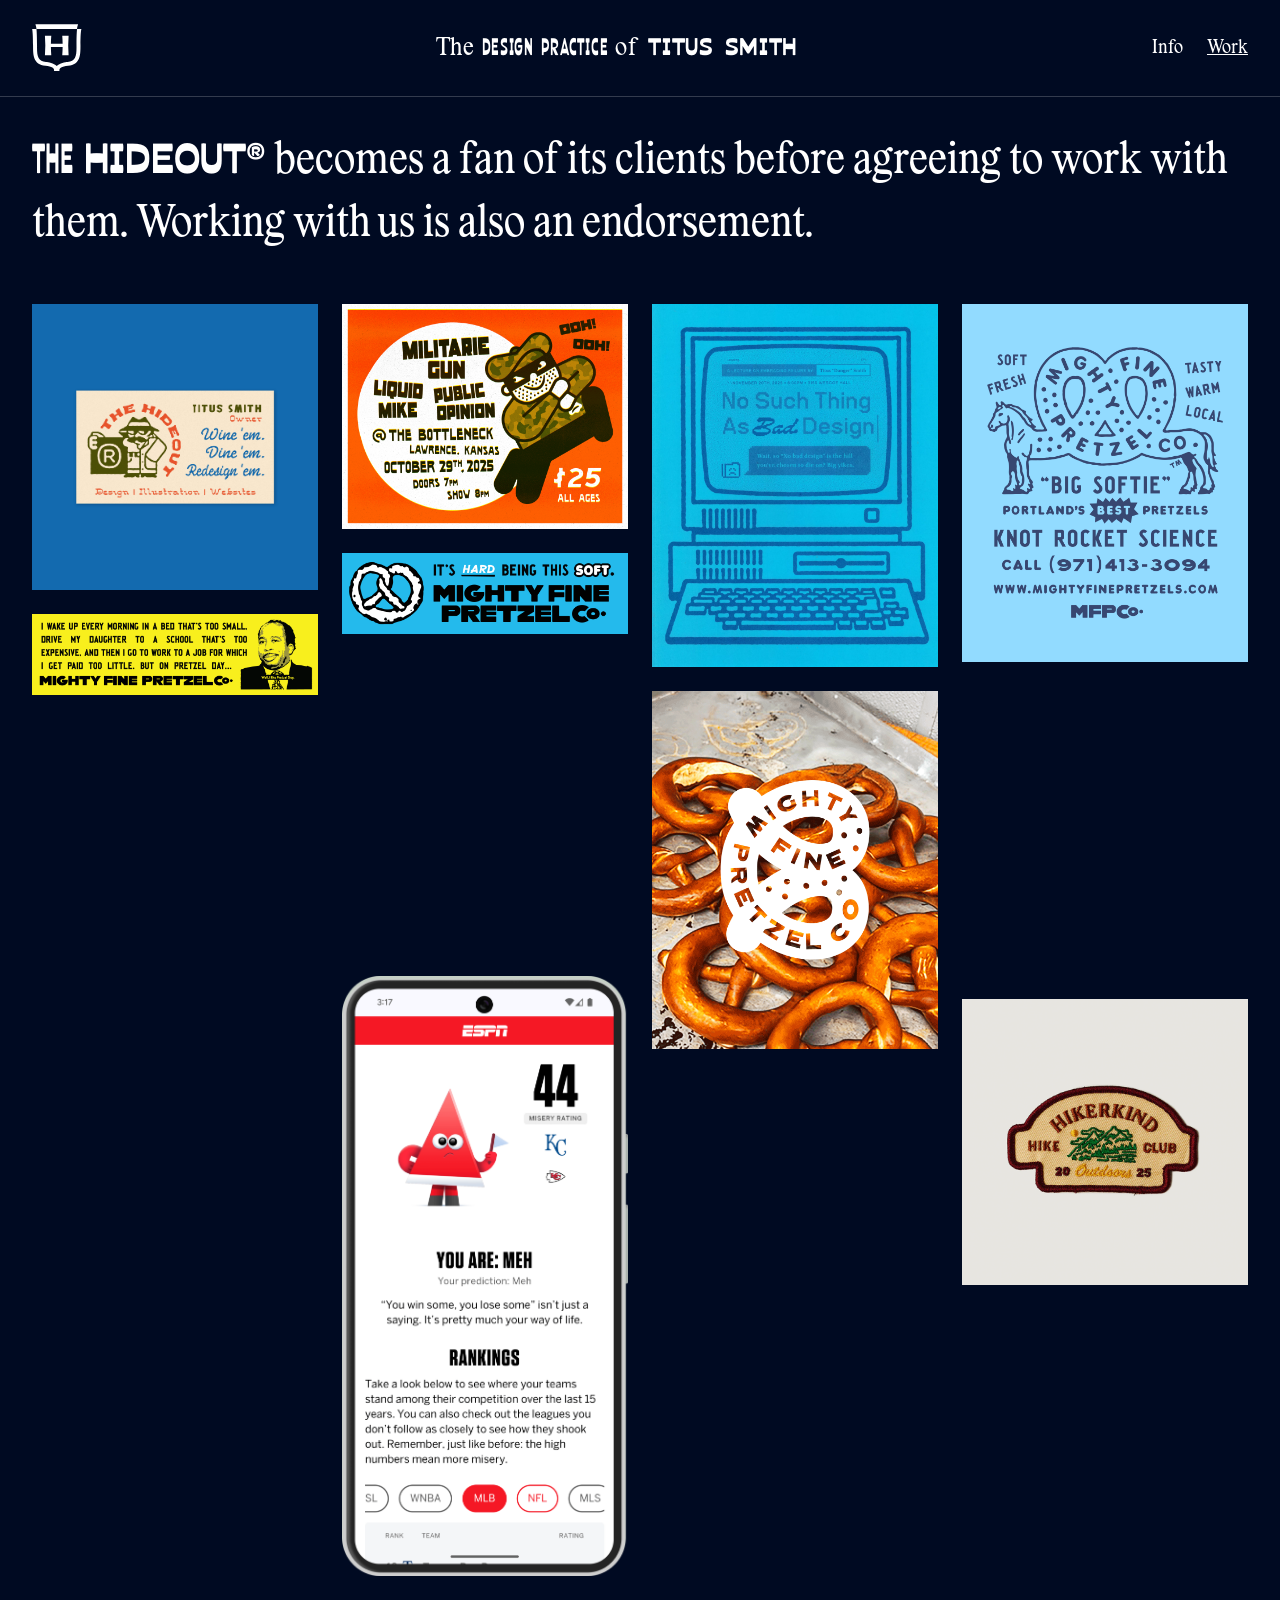
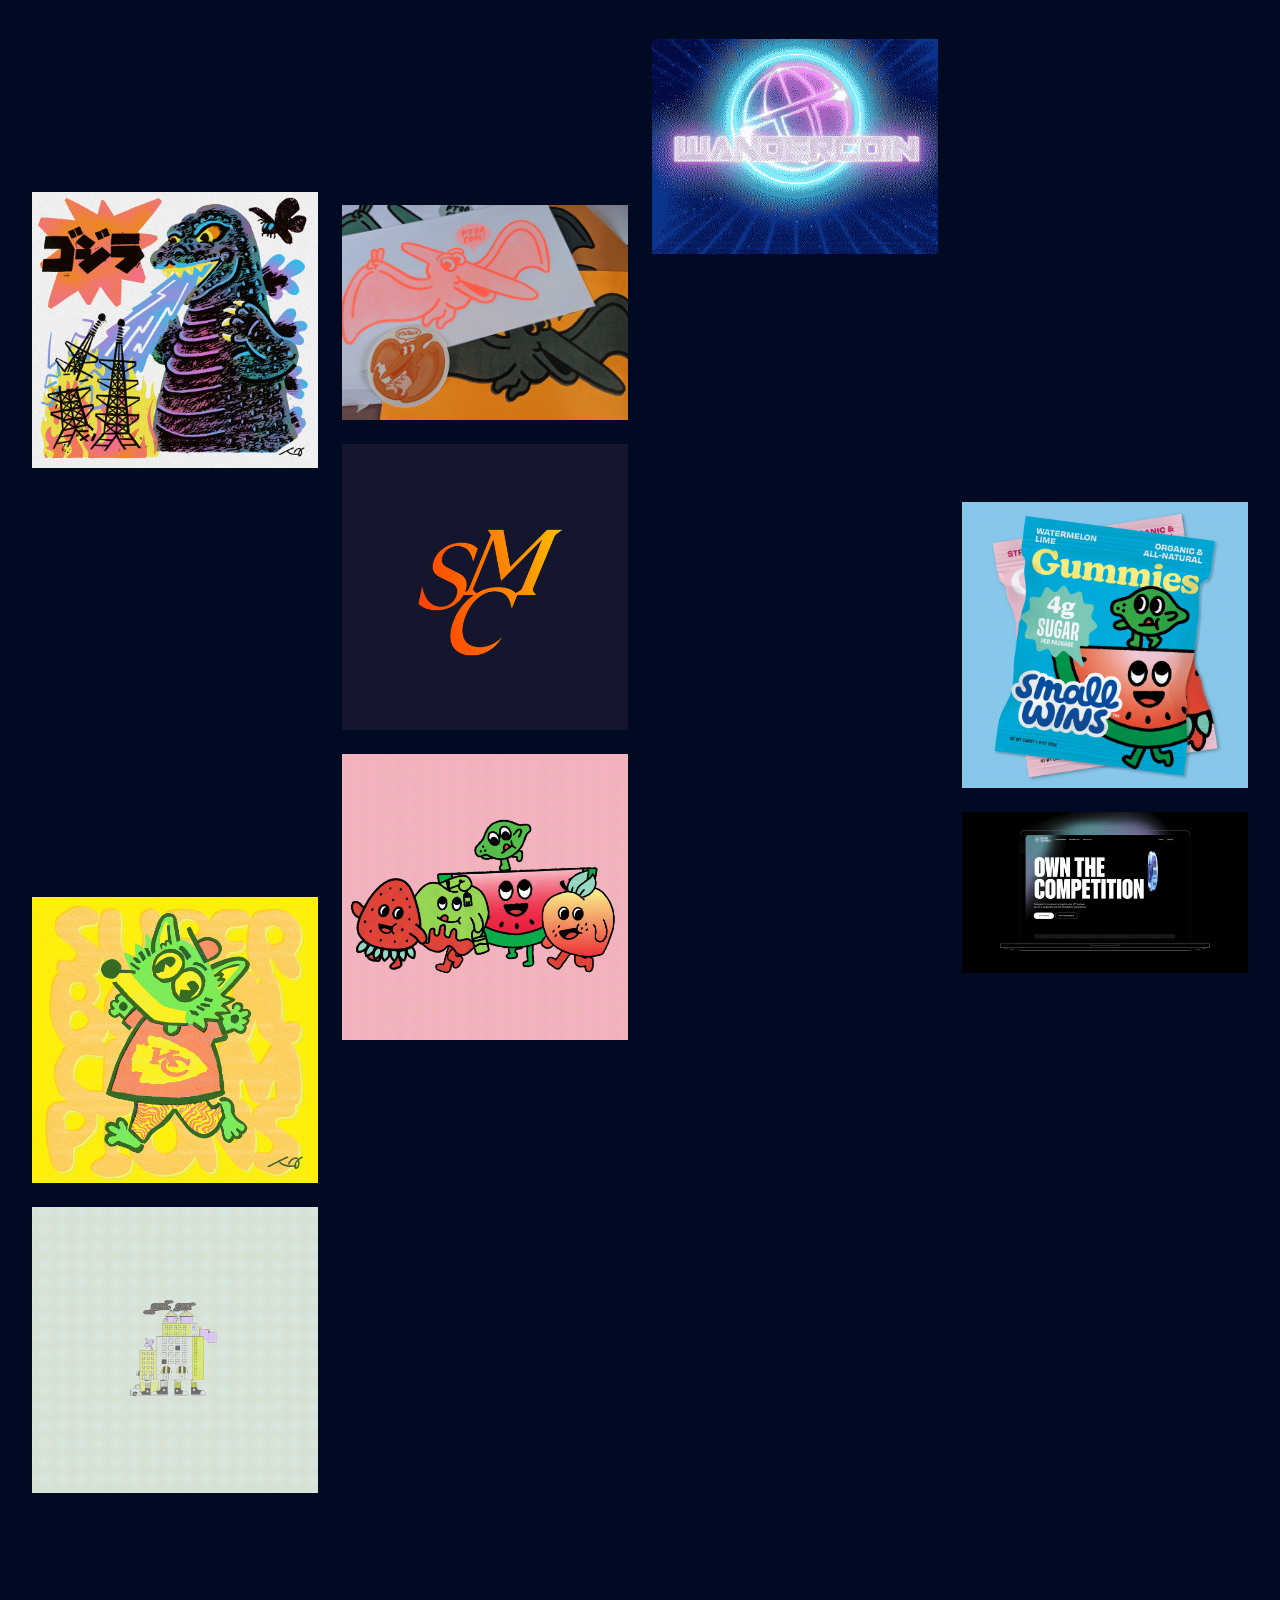
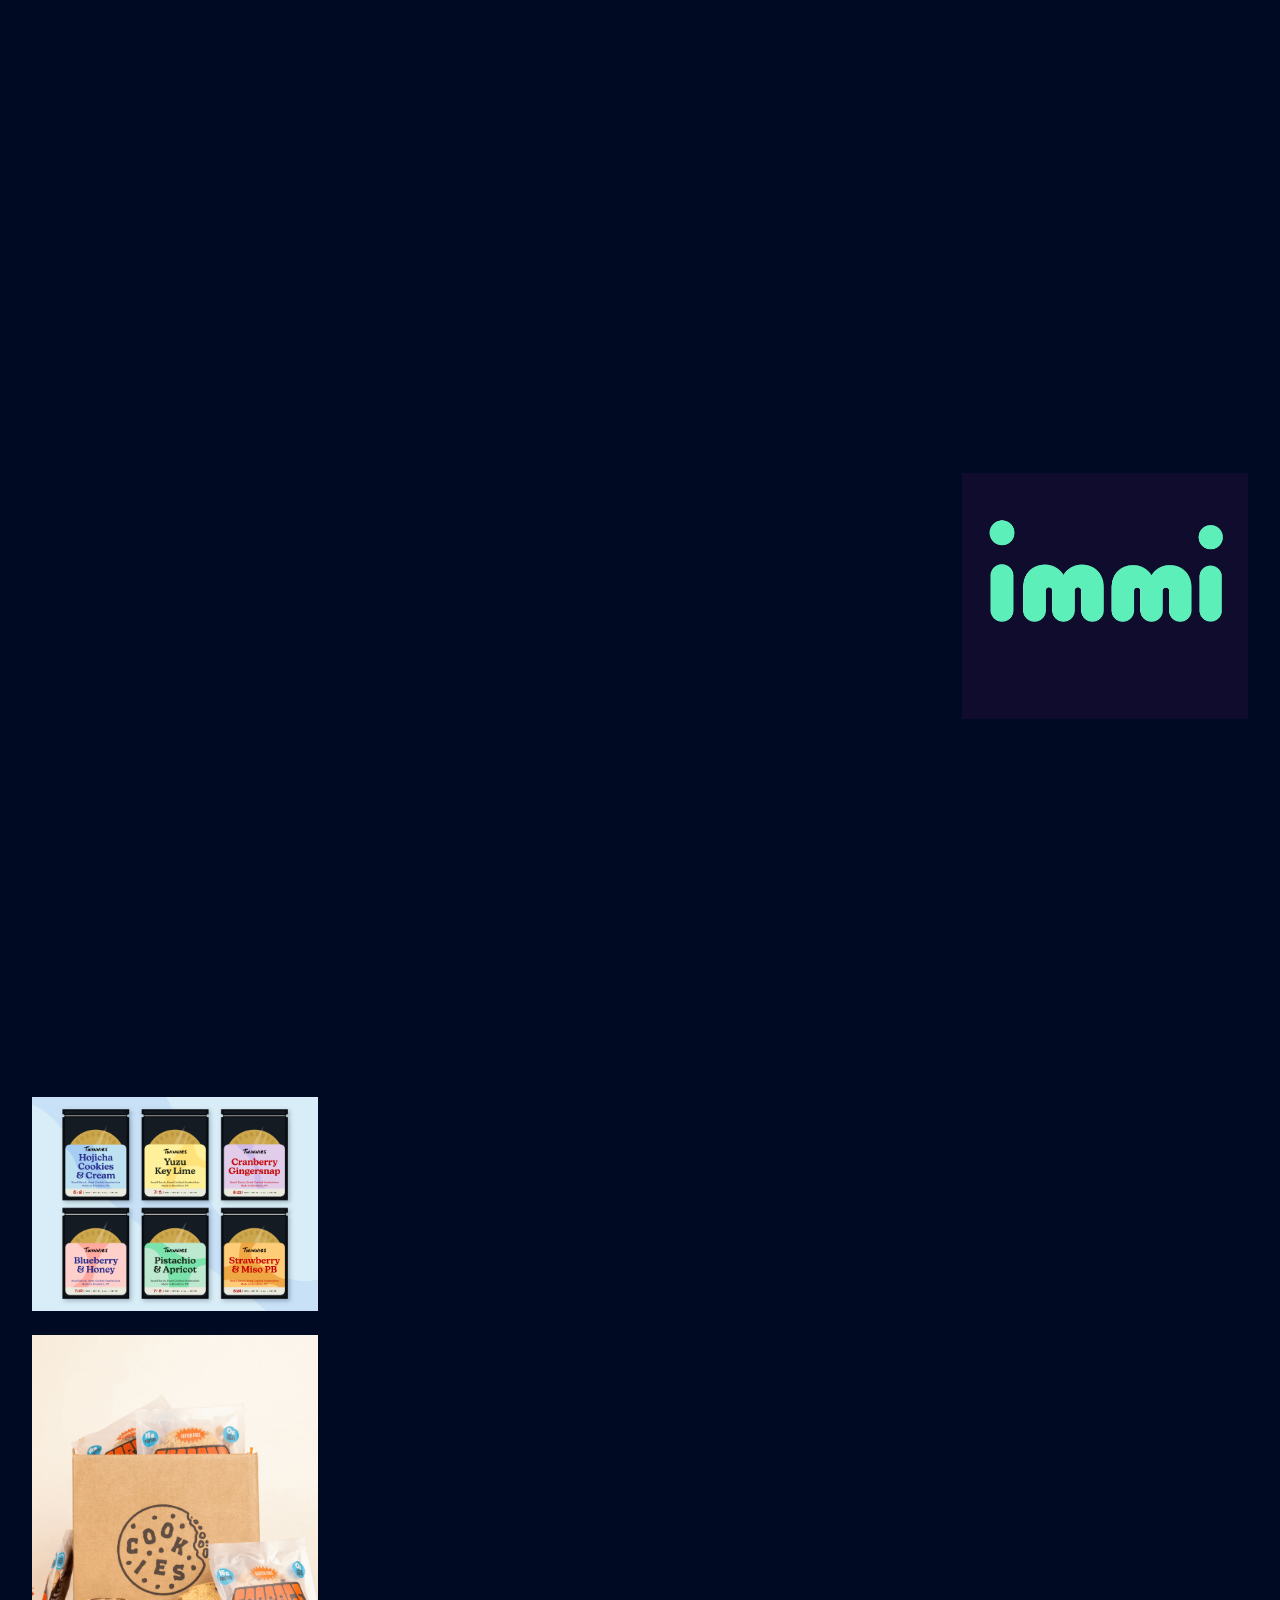
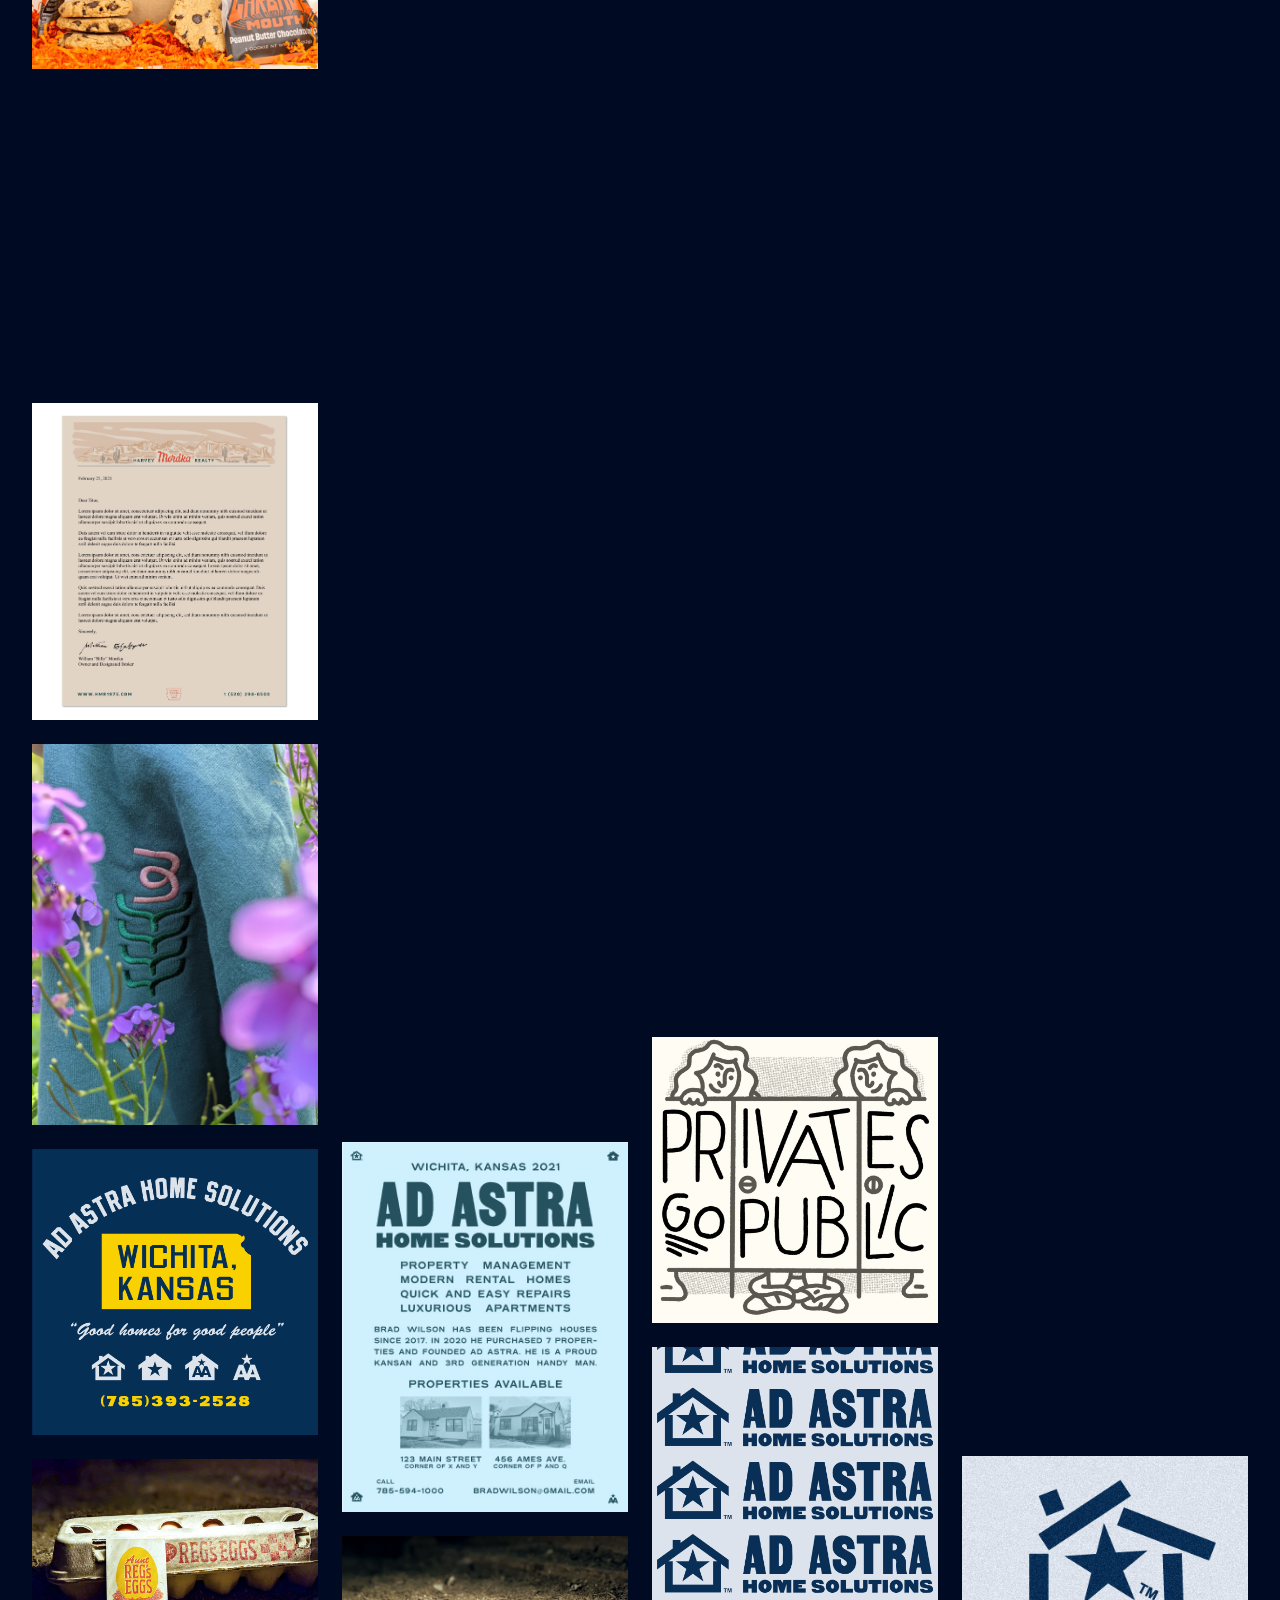
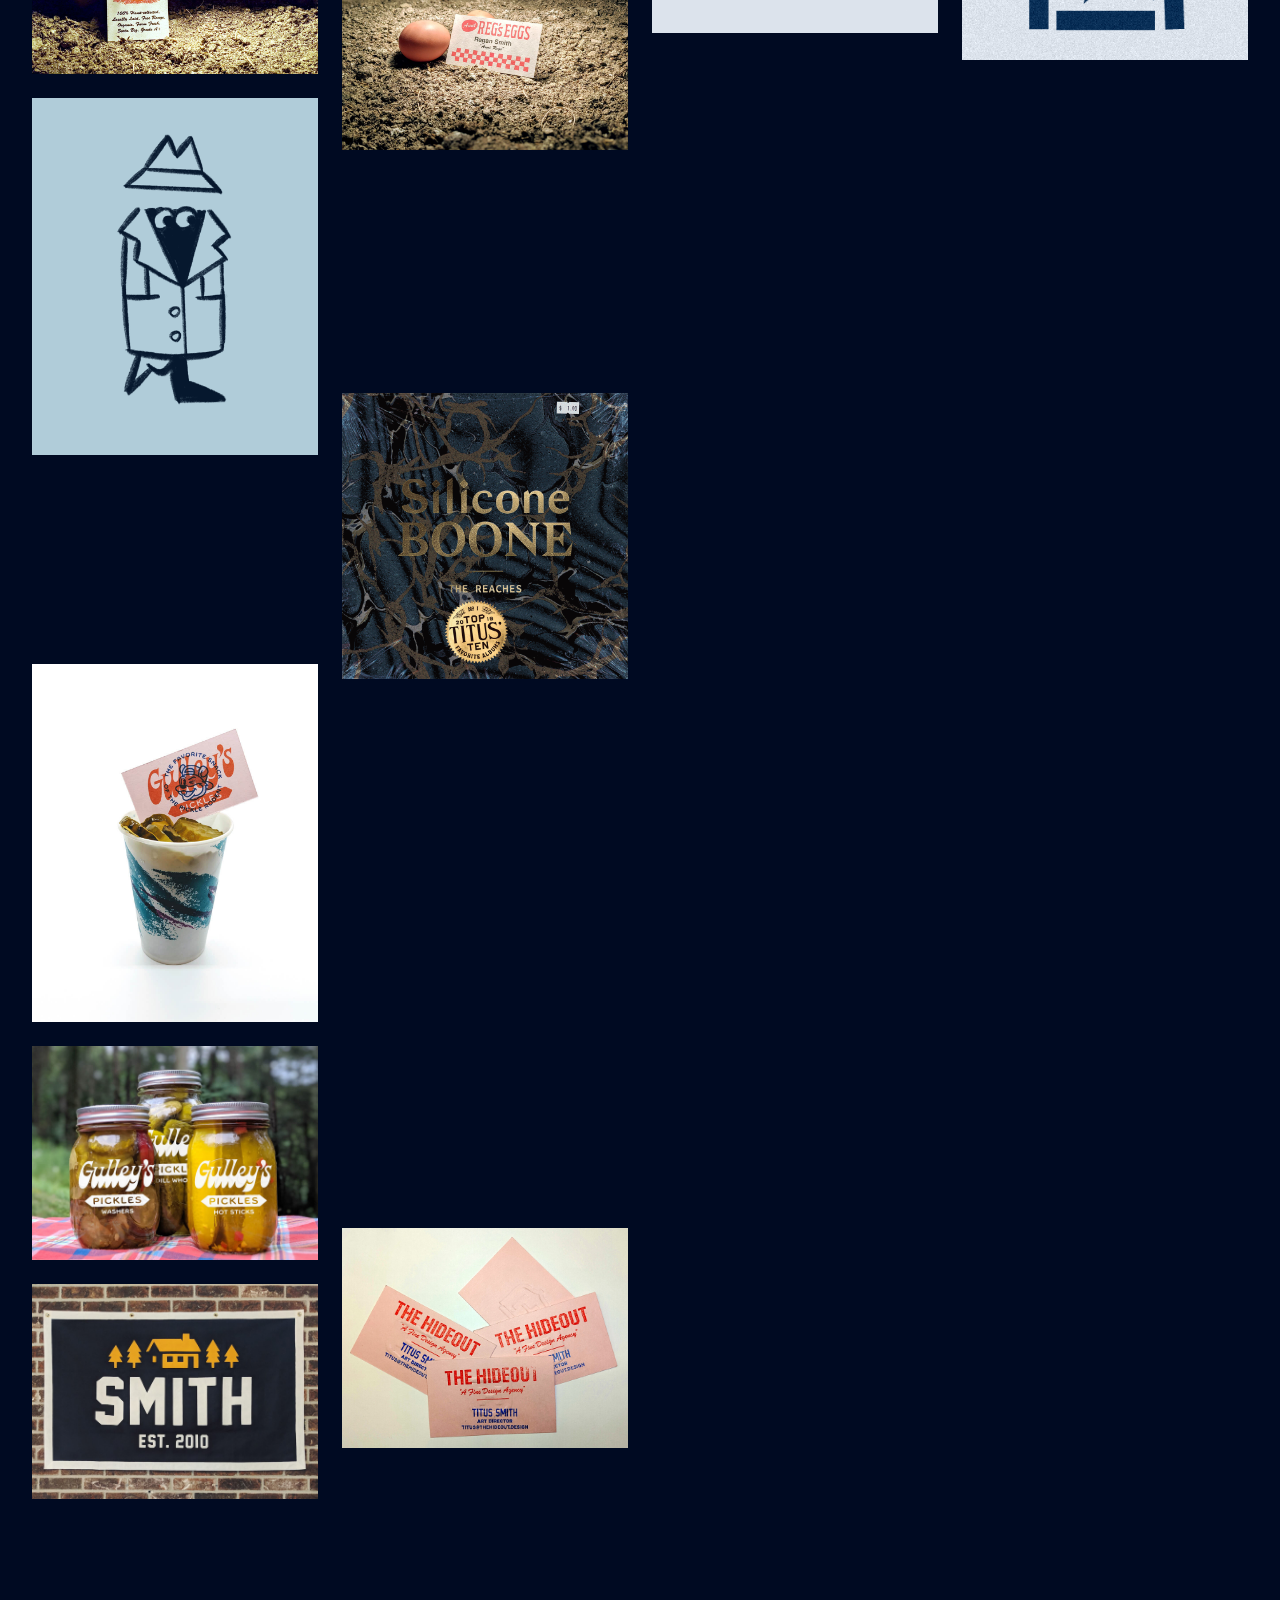
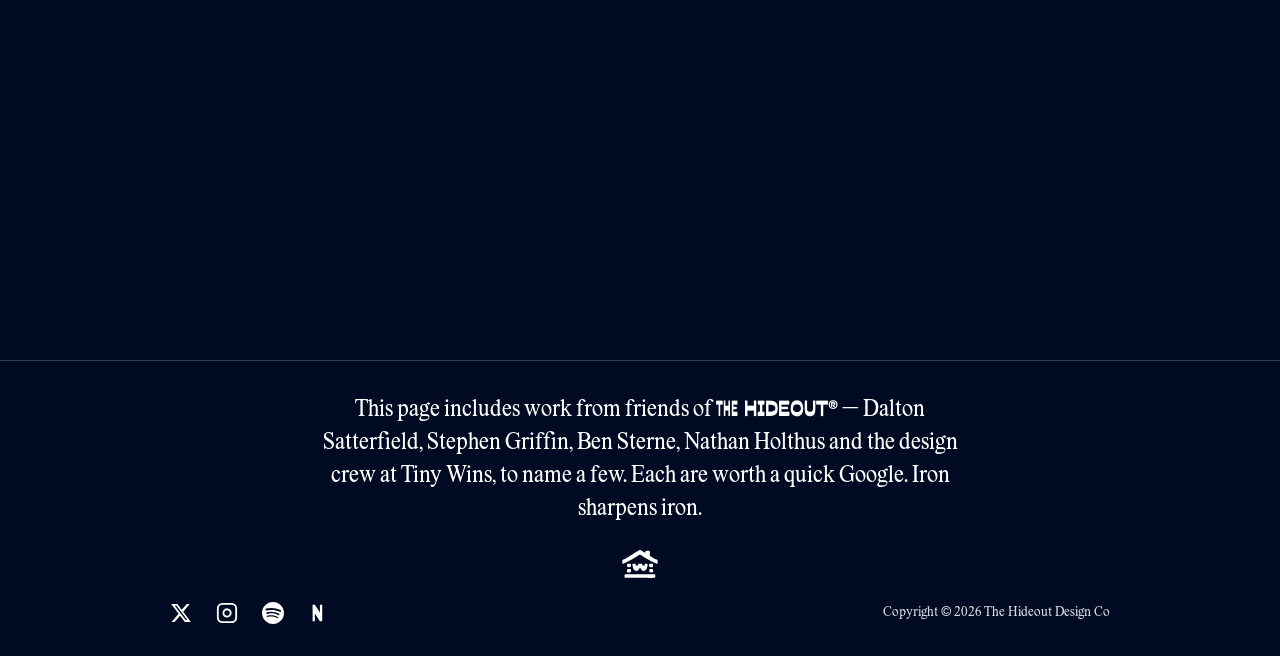
<file: index.html>
<!DOCTYPE html>
<html lang="en">
<head>
  <meta charset="UTF-8">
  <meta name="viewport" content="width=device-width, initial-scale=1.0">
  <title>The Hideout®</title>
  <meta name="description" content="The design practice of Titus Smith. Branding, illustration, copywriting and web design from Vinland, Kansas.">
  <meta property="og:title" content="The Hideout®">
  <meta property="og:description" content="The design practice of Titus Smith. Branding, illustration, copywriting and web design from Vinland, Kansas.">
  <meta property="og:image" content="https://www.thehideout.design/images/social-share.png">
  <meta name="twitter:card" content="summary_large_image">
  <link rel="icon" href="images/hideoutlogo.svg" type="image/svg+xml">
  <link rel="stylesheet" href="css/styles.css">
</head>
<body>
  <header class="header">
    <a href="/" class="logo">
      <img src="images/hideoutlogo.svg" alt="The Hideout®" class="logo-img">
    </a>
    <div class="tagline heading">
      <span class="Lastik">The</span><span class="DoughNarrow"> Design Practice </span><span class="Lastik">of</span><span class="DoughWide"> Titus Smith</span>
    </div>
    <nav class="nav">
      <a href="info.html">Info</a>
      <a href="/" class="active">Work</a>
    </nav>
  </header>

  <main class="main">
    <section class="intro-section">
      <p class="intro-text" id="random-intro"></p>
    </section>

    <div class="grid" id="work-grid"></div>
  </main>

  <footer class="footer footer--with-note">
    <div class="footer-inner">
      <p class="friends-note">This page includes work from friends of <span class="DoughNarrow">The </span><span class="DoughWide">Hideout®</span> — Dalton Satterfield, Stephen Griffin, Ben Sterne, Nathan Holthus and the design crew at Tiny Wins, to name a few. Each are worth a quick Google. Iron sharpens iron.</p>
      <a href="/" class="footer-home" aria-label="Home"><img src="images/home-icon.svg" alt="" class="footer-home-icon" aria-hidden="true"></a>
      <div class="footer-bottom">
        <div class="social-links">
          <a href="https://twitter.com/titusmith" aria-label="Twitter"><svg class="social-icon" viewBox="0 0 24 24" fill="currentColor" aria-hidden="true"><path d="M18.244 2.25h3.308l-7.227 8.26 8.502 11.24H16.17l-5.214-6.817L4.99 21.75H1.68l7.73-8.835L1.254 2.25H8.08l4.713 6.231zm-1.161 17.52h1.833L7.084 4.126H5.117z"/></svg></a>
          <a href="https://www.instagram.com/titusmith/" aria-label="Instagram"><svg class="social-icon" viewBox="0 0 24 24" fill="none" stroke="currentColor" stroke-width="2" aria-hidden="true"><rect x="2" y="2" width="20" height="20" rx="5"/><path d="M16 11.37A4 4 0 1 1 12.63 8 4 4 0 0 1 16 11.37z"/><line x1="17.5" y1="6.5" x2="17.51" y2="6.5"/></svg></a>
          <a href="https://open.spotify.com/user/titusmith?si=760db55c629b4c90" aria-label="Spotify"><svg class="social-icon" viewBox="0 0 24 24" fill="currentColor" aria-hidden="true"><path d="M12 0C5.4 0 0 5.4 0 12s5.4 12 12 12 12-5.4 12-12S18.66 0 12 0zm5.521 17.34c-.24.359-.66.48-1.021.24-2.82-1.74-6.36-2.101-10.561-1.141-.418.122-.779-.179-.899-.539-.12-.421.18-.78.54-.9 4.56-1.021 8.52-.6 11.64 1.32.42.18.479.659.301 1.02zm1.44-3.3c-.301.42-.841.6-1.262.3-3.239-1.98-8.159-2.58-11.939-1.38-.479.12-1.02-.12-1.14-.6-.12-.48.12-1.021.6-1.141C9.6 9.9 15 10.561 18.72 12.84c.361.181.54.78.241 1.2zm.12-3.36C15.24 8.4 8.82 8.16 5.16 9.301c-.6.179-1.2-.181-1.38-.721-.18-.601.18-1.2.72-1.381 4.26-1.26 11.28-1.02 15.721 1.621.539.3.719 1.02.419 1.56-.299.421-1.02.599-1.559.3z"/></svg></a>
          <a href="https://www.notion.so/thehideout/2c73b97fd4104148a9ed58f684018c5b?v=39b5c95a32b84f1aac4335f94d0d21bf&pvs=4" aria-label="Notion"><svg class="social-icon social-icon--notion" viewBox="0 0 24 24" fill="currentColor" aria-hidden="true"><path d="M5 3v18h2.5V12.5L13 21h2.5V3H13v8.5L7.5 3H5z"/></svg></a>
        </div>
        <div class="footer-right">
          <p class="copyright">Copyright © 2026 The Hideout Design Co</p>
        </div>
      </div>
    </div>
  </footer>

  <div class="scrollup" id="scroll-up" role="button" tabindex="0" aria-label="Scroll to top" title="Scroll to top">
    <div class="scrollupfinger">☝</div>
  </div>

  <script src="js/main.js"></script>
  <script src="js/lightbox.js"></script>
  <script>
    (function() {
      var blurbs = [
        "The Hideout® is a large man in a tiny office building brands with his friends in the center of the universe, Kansas.",
        "The Hideout® once accepted 12 bars of soap as payment for a logo (ie: we're pretty affordable).",
        "The Hideout® is a guy with late-diagnosed ADHD, which he pretends is a super power like flight or invisibility. Do you read comics? I'm really into one called Saga.",
        "The Hideout® has a huge network of talented designers, so if it doesn't work out between us, you'll still have some pretty solid leads.",
        "The Hideout® is an office in the middle of a hayfield where our founder, Titus, learned to drive stick.",
        "The Hideout® is open year-round, but does most of its work in the summer months when owner, Titus, isn't teaching design at Kansas University.",
        "The Hideout®'s name is a registered trademark. It is not for sale. Unless you have a lot of money. In which case, let's talk.",
        "The Hideout® was founded by a self-taught designer who barely graduated college with a Bachelors in History.",
        "The Hideout® website was built entirely from scratch using Figma and Webflow.",
        "The Hideout® becomes a fan of its clients before agreeing to work with them. Working with us is also an endorsement."
      ];
      var html = blurbs[Math.floor(Math.random() * blurbs.length)]
        .replace(/The Hideout®/g, '<span class="DoughNarrow">The </span><span class="DoughWide">Hideout®</span>');
      document.getElementById('random-intro').innerHTML = html;
    })();
    fetch('work.json')
      .then(r => r.json())
      .then(items => {
        // work.json order is the display order (top of the file shows first)
        const grid = document.getElementById('work-grid');
        const tiles = items.map(item => {
          const div = document.createElement('div');
          div.className = 'grid-item';
          const img = document.createElement('img');
          // Real dimensions reserve each tile's space before the image arrives,
          // so the grid is laid out once and nothing shifts while loading.
          if (item.width && item.height) {
            img.width = item.width;
            img.height = item.height;
          }
          img.alt = item.title;
          img.tabIndex = 0;
          img.loading = 'lazy';
          img.decoding = 'async';
          img.onload = () => div.classList.add('is-loaded');
          img.onerror = () => { div.remove(); };
          img.src = item.image;
          if (img.complete && img.naturalWidth) div.classList.add('is-loaded');
          div.appendChild(img);
          return { div, ratio: item.width && item.height ? item.height / item.width : 1 };
        });

        // Masonry: deal tiles in order, each into the currently shortest column
        // (leftmost on ties), so they read left to right across the top.
        let currentCols = 0;
        function layout() {
          const style = getComputedStyle(grid);
          const cols = Math.max(1, parseInt(style.getPropertyValue('--cols'), 10) || 4);
          if (cols === currentCols) return;
          currentCols = cols;
          const gap = parseFloat(style.columnGap) || 0;
          const colWidth = (grid.clientWidth - gap * (cols - 1)) / cols || 1;
          const columns = [];
          const heights = [];
          for (let i = 0; i < cols; i++) {
            const col = document.createElement('div');
            col.className = 'grid-col';
            columns.push(col);
            heights.push(0);
          }
          tiles.forEach(t => {
            let shortest = 0;
            for (let i = 1; i < cols; i++) if (heights[i] < heights[shortest] - 0.5) shortest = i;
            columns[shortest].appendChild(t.div);
            heights[shortest] += t.ratio * colWidth + gap;
          });
          grid.replaceChildren(...columns);
        }
        layout();
        window.addEventListener('resize', layout);
      })
      .catch(err => console.error('Failed to load work:', err));
  </script>
</body>
</html>
</file>
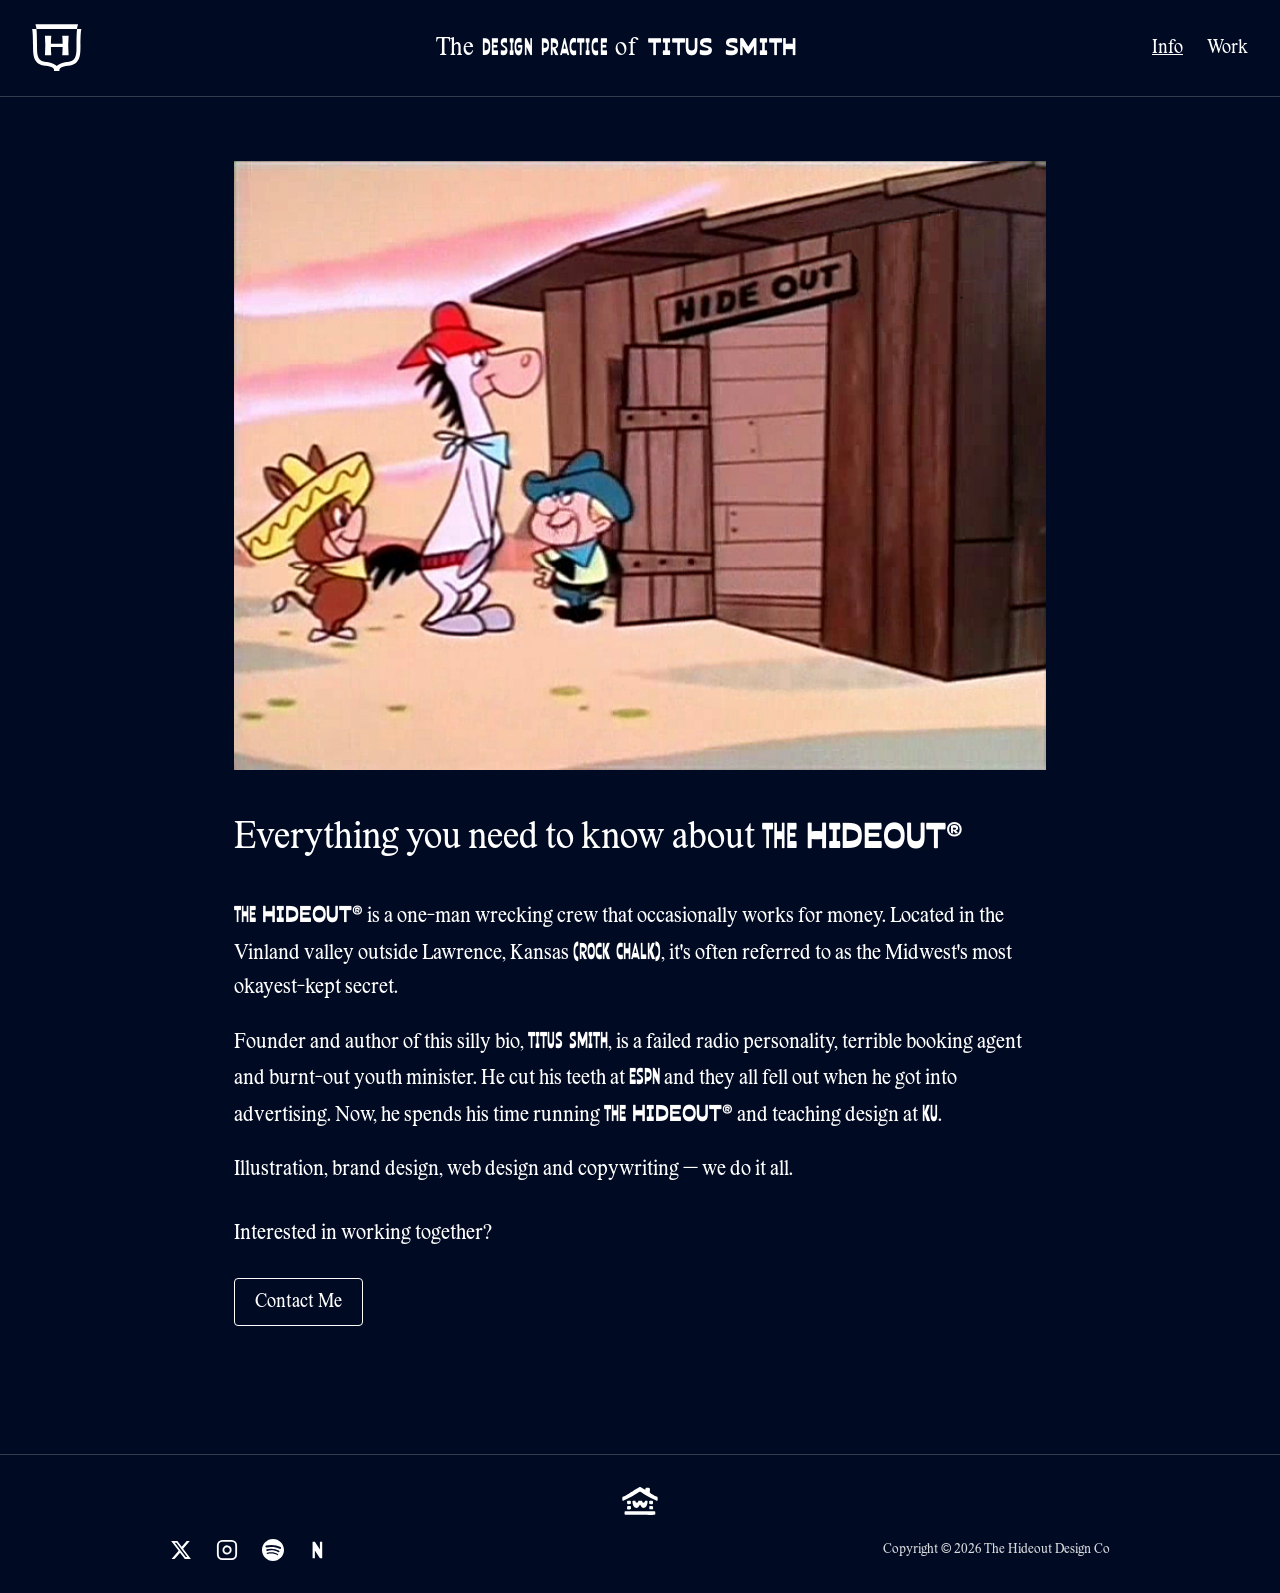
<file: info.html>
<!DOCTYPE html>
<html lang="en">
<head>
  <meta charset="UTF-8">
  <meta name="viewport" content="width=device-width, initial-scale=1.0">
  <title>The Hideout® — Info</title>
  <meta name="description" content="The Hideout® is a one-man wrecking crew that occasionally works for money. Illustration, brand design, web design and copywriting.">
  <meta property="og:title" content="The Hideout®">
  <meta property="og:description" content="The Hideout® is a one-man wrecking crew that occasionally works for money. Illustration, brand design, web design and copywriting.">
  <meta property="og:image" content="https://www.thehideout.design/images/social-share.png">
  <meta name="twitter:card" content="summary_large_image">
  <link rel="icon" href="images/hideoutlogo.svg" type="image/svg+xml">
  <link rel="stylesheet" href="css/styles.css">
</head>
<body>
  <header class="header">
    <a href="/" class="logo">
      <img src="images/hideoutlogo.svg" alt="The Hideout®" class="logo-img">
    </a>
    <div class="tagline heading">
      <span class="Lastik">The</span><span class="DoughNarrow"> Design Practice </span><span class="Lastik">of</span><span class="DoughWide"> Titus Smith</span>
    </div>
    <nav class="nav">
      <a href="info.html" class="active">Info</a>
      <a href="/">Work</a>
    </nav>
  </header>

  <main class="main main--info">
    <img src="images/two-too-much.png" alt="" class="info-hero-img">
    <h1 class="info-title">Everything you need to know about <span class="DoughNarrow">The </span><span class="DoughWide">Hideout®</span></h1>
    <div class="info-content">
      <p><span class="DoughNarrow">The </span><span class="DoughWide">Hideout®</span> is a one-man wrecking crew that occasionally works for money. Located in the Vinland valley outside Lawrence, Kansas <span class="DoughNarrow">(Rock Chalk)</span>, it's often referred to as the Midwest's most okayest-kept secret.</p>
      <p>Founder and author of this silly bio, <span class="DoughNarrow">Titus Smith</span>, is a failed radio personality, terrible booking agent and burnt-out youth minister. He cut his teeth at <span class="DoughNarrow">ESPN</span> and they all fell out when he got into advertising. Now, he spends his time running <span class="DoughNarrow">The </span><span class="DoughWide">Hideout®</span> and teaching design at <span class="DoughNarrow">KU</span>.</p>
      <p>Illustration, brand design, web design and copywriting — we do it all.</p>
      <p class="info-cta">Interested in working together?</p>
      <a href="mailto:titus@thehideout.design?subject=Project%20Inquiry%20-%20The%20Hideout" class="btn">Contact Me</a>
    </div>
  </main>

  <footer class="footer">
    <div class="footer-inner">
      <a href="/" class="footer-home" aria-label="Home"><img src="images/home-icon.svg" alt="" class="footer-home-icon" aria-hidden="true"></a>
      <div class="footer-bottom">
        <div class="social-links">
          <a href="https://twitter.com/titusmith" aria-label="Twitter"><svg class="social-icon" viewBox="0 0 24 24" fill="currentColor" aria-hidden="true"><path d="M18.244 2.25h3.308l-7.227 8.26 8.502 11.24H16.17l-5.214-6.817L4.99 21.75H1.68l7.73-8.835L1.254 2.25H8.08l4.713 6.231zm-1.161 17.52h1.833L7.084 4.126H5.117z"/></svg></a>
          <a href="https://www.instagram.com/titusmith/" aria-label="Instagram"><svg class="social-icon" viewBox="0 0 24 24" fill="none" stroke="currentColor" stroke-width="2" aria-hidden="true"><rect x="2" y="2" width="20" height="20" rx="5"/><path d="M16 11.37A4 4 0 1 1 12.63 8 4 4 0 0 1 16 11.37z"/><line x1="17.5" y1="6.5" x2="17.51" y2="6.5"/></svg></a>
          <a href="https://open.spotify.com/user/titusmith?si=760db55c629b4c90" aria-label="Spotify"><svg class="social-icon" viewBox="0 0 24 24" fill="currentColor" aria-hidden="true"><path d="M12 0C5.4 0 0 5.4 0 12s5.4 12 12 12 12-5.4 12-12S18.66 0 12 0zm5.521 17.34c-.24.359-.66.48-1.021.24-2.82-1.74-6.36-2.101-10.561-1.141-.418.122-.779-.179-.899-.539-.12-.421.18-.78.54-.9 4.56-1.021 8.52-.6 11.64 1.32.42.18.479.659.301 1.02zm1.44-3.3c-.301.42-.841.6-1.262.3-3.239-1.98-8.159-2.58-11.939-1.38-.479.12-1.02-.12-1.14-.6-.12-.48.12-1.021.6-1.141C9.6 9.9 15 10.561 18.72 12.84c.361.181.54.78.241 1.2zm.12-3.36C15.24 8.4 8.82 8.16 5.16 9.301c-.6.179-1.2-.181-1.38-.721-.18-.601.18-1.2.72-1.381 4.26-1.26 11.28-1.02 15.721 1.621.539.3.719 1.02.419 1.56-.299.421-1.02.599-1.559.3z"/></svg></a>
          <a href="https://www.notion.so/thehideout/2c73b97fd4104148a9ed58f684018c5b?v=39b5c95a32b84f1aac4335f94d0d21bf&pvs=4" aria-label="Notion"><svg class="social-icon social-icon--notion" viewBox="0 0 24 24" fill="currentColor" aria-hidden="true"><path d="M5 3v18h2.5V12.5L13 21h2.5V3H13v8.5L7.5 3H5z"/></svg></a>
        </div>
        <div class="footer-right">
          <p class="copyright">Copyright © 2026 The Hideout Design Co</p>
        </div>
      </div>
    </div>
  </footer>

  <div class="scrollup" id="scroll-up" role="button" tabindex="0" aria-label="Scroll to top" title="Scroll to top">
    <div class="scrollupfinger">☝</div>
  </div>

  <script src="js/main.js"></script>
</body>
</html>
</file>
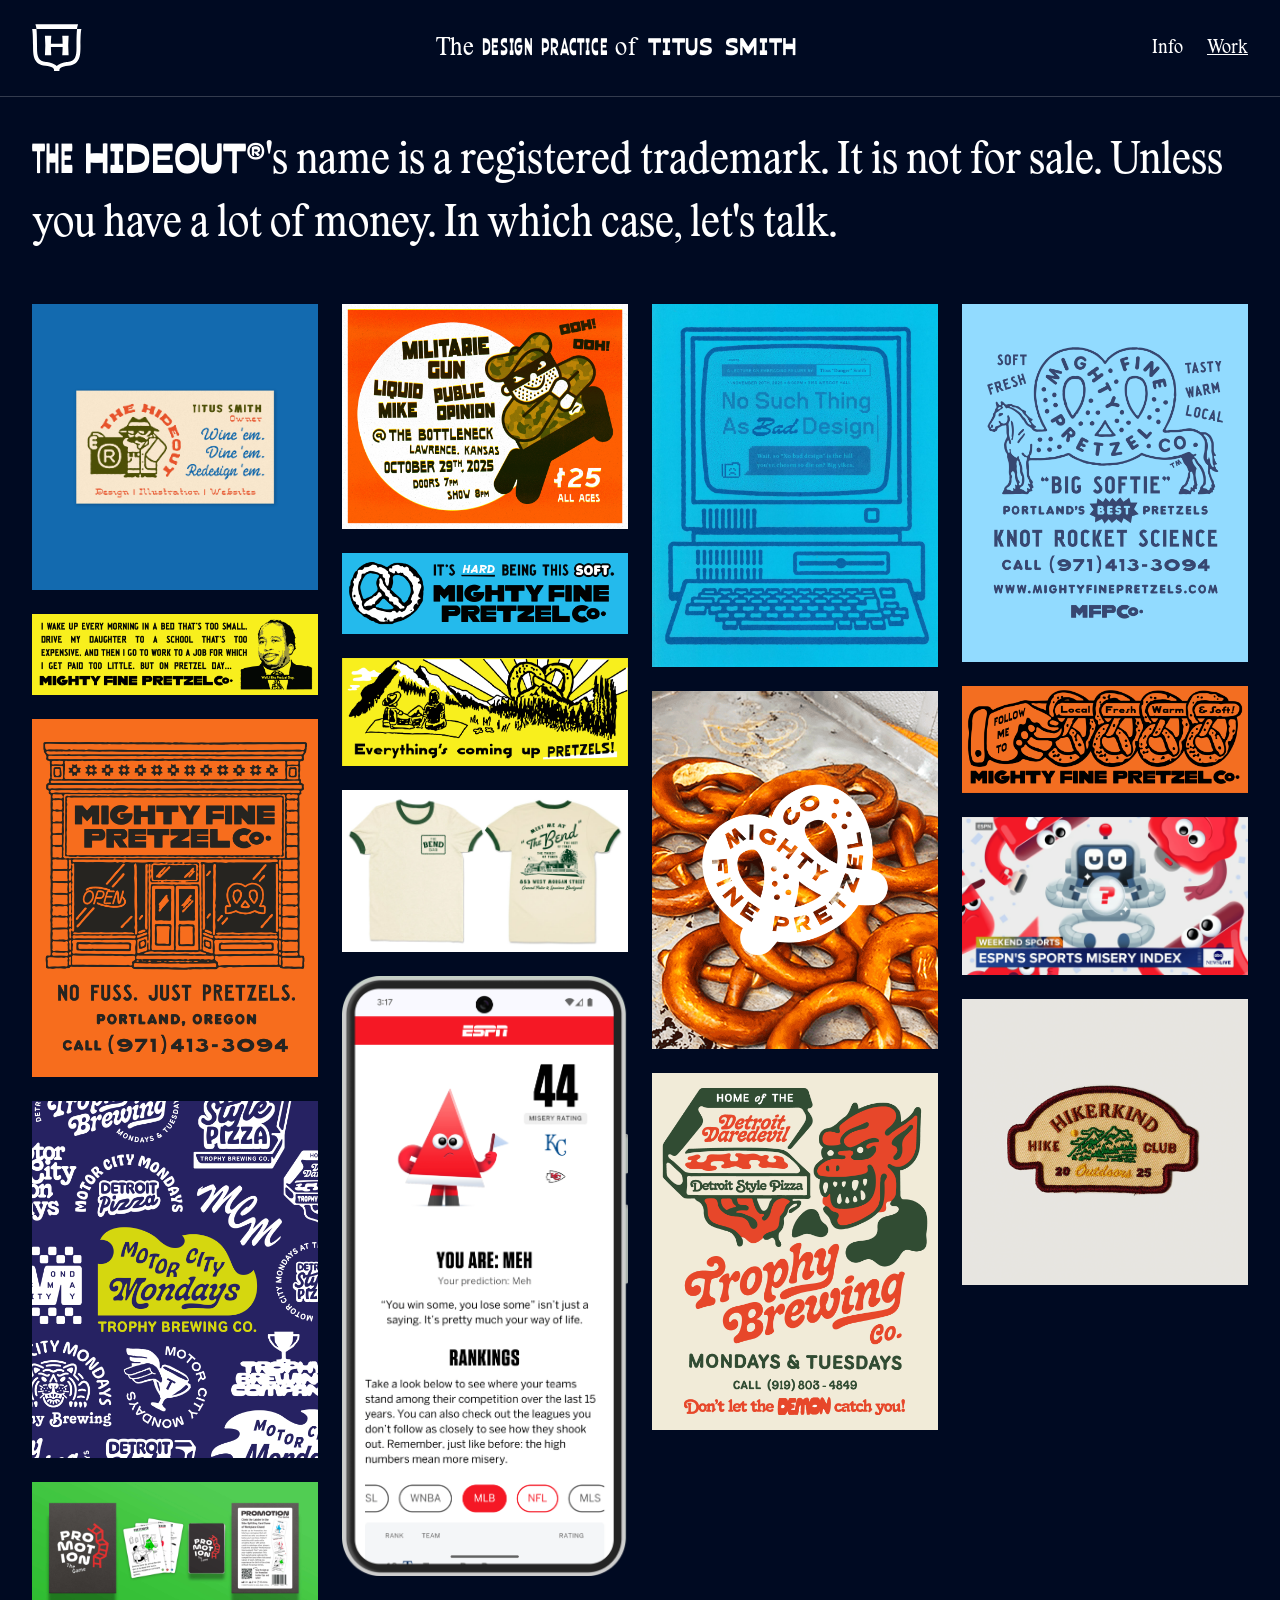
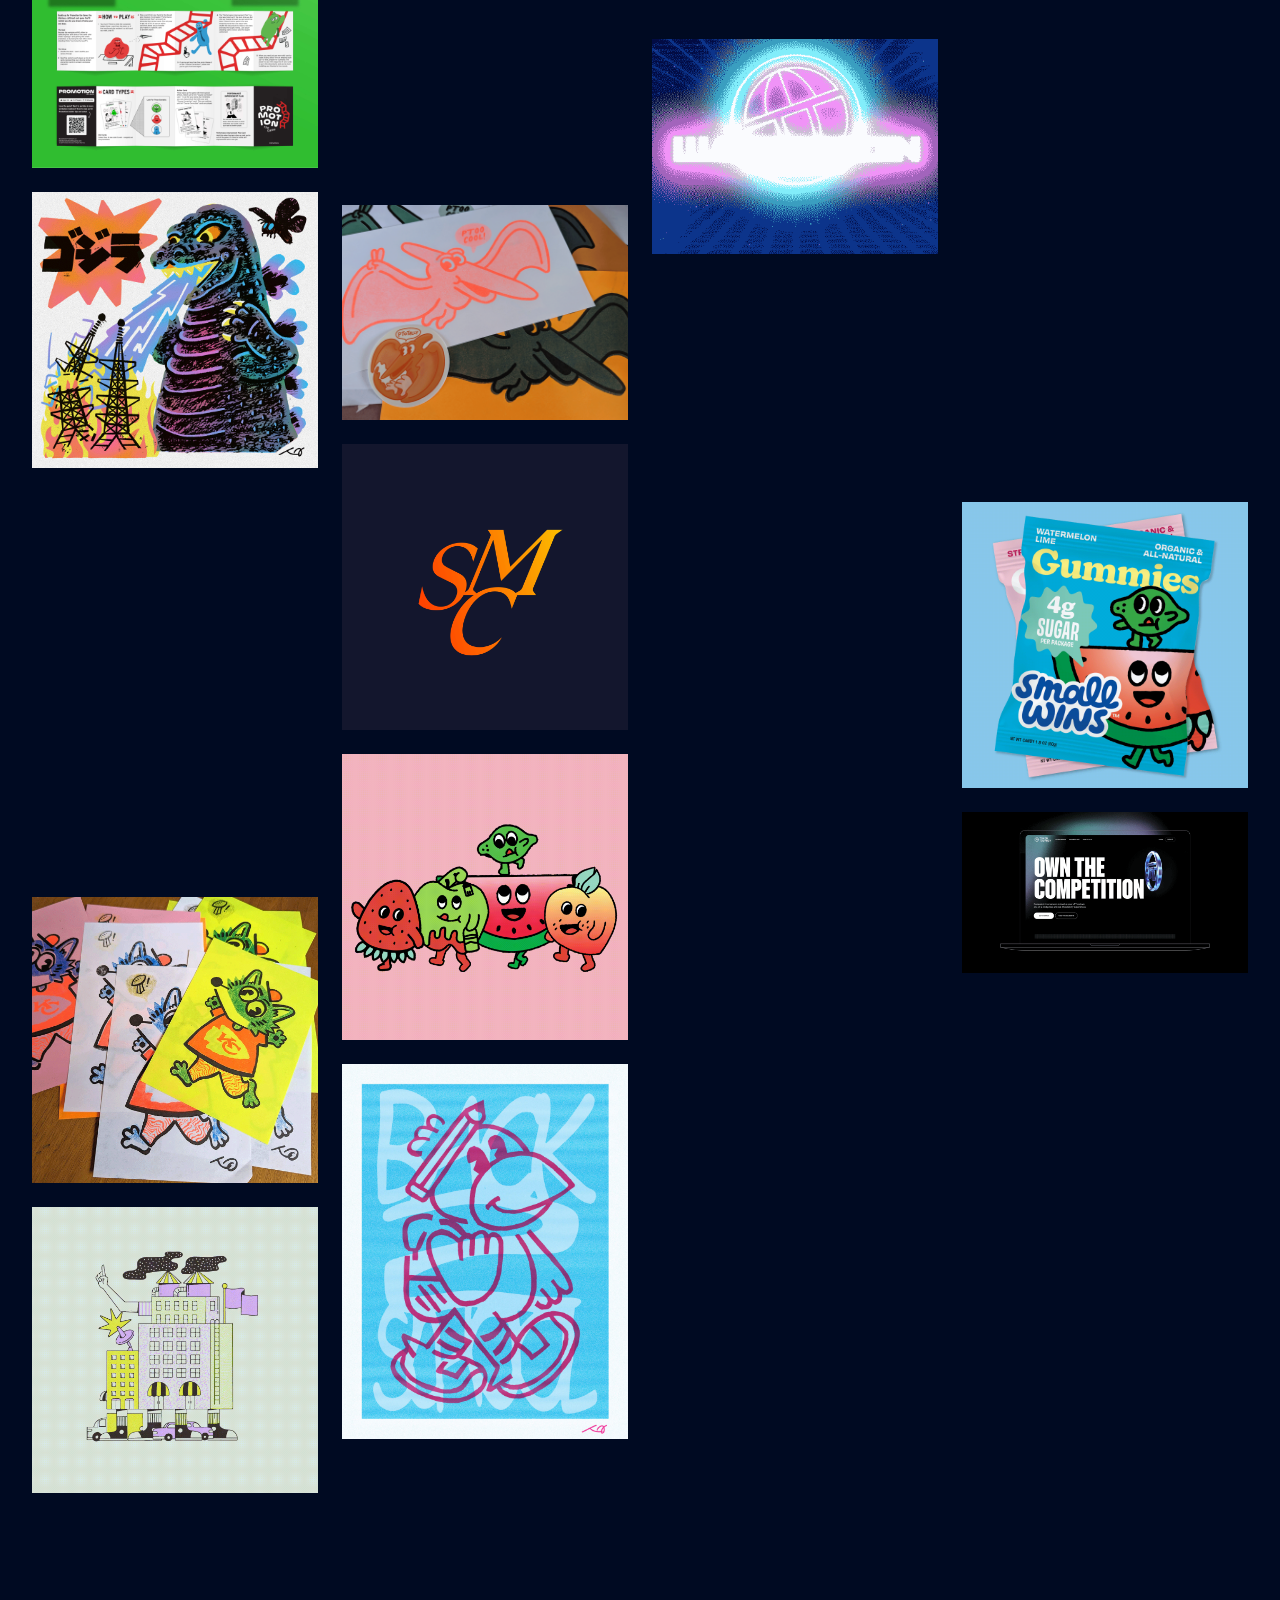
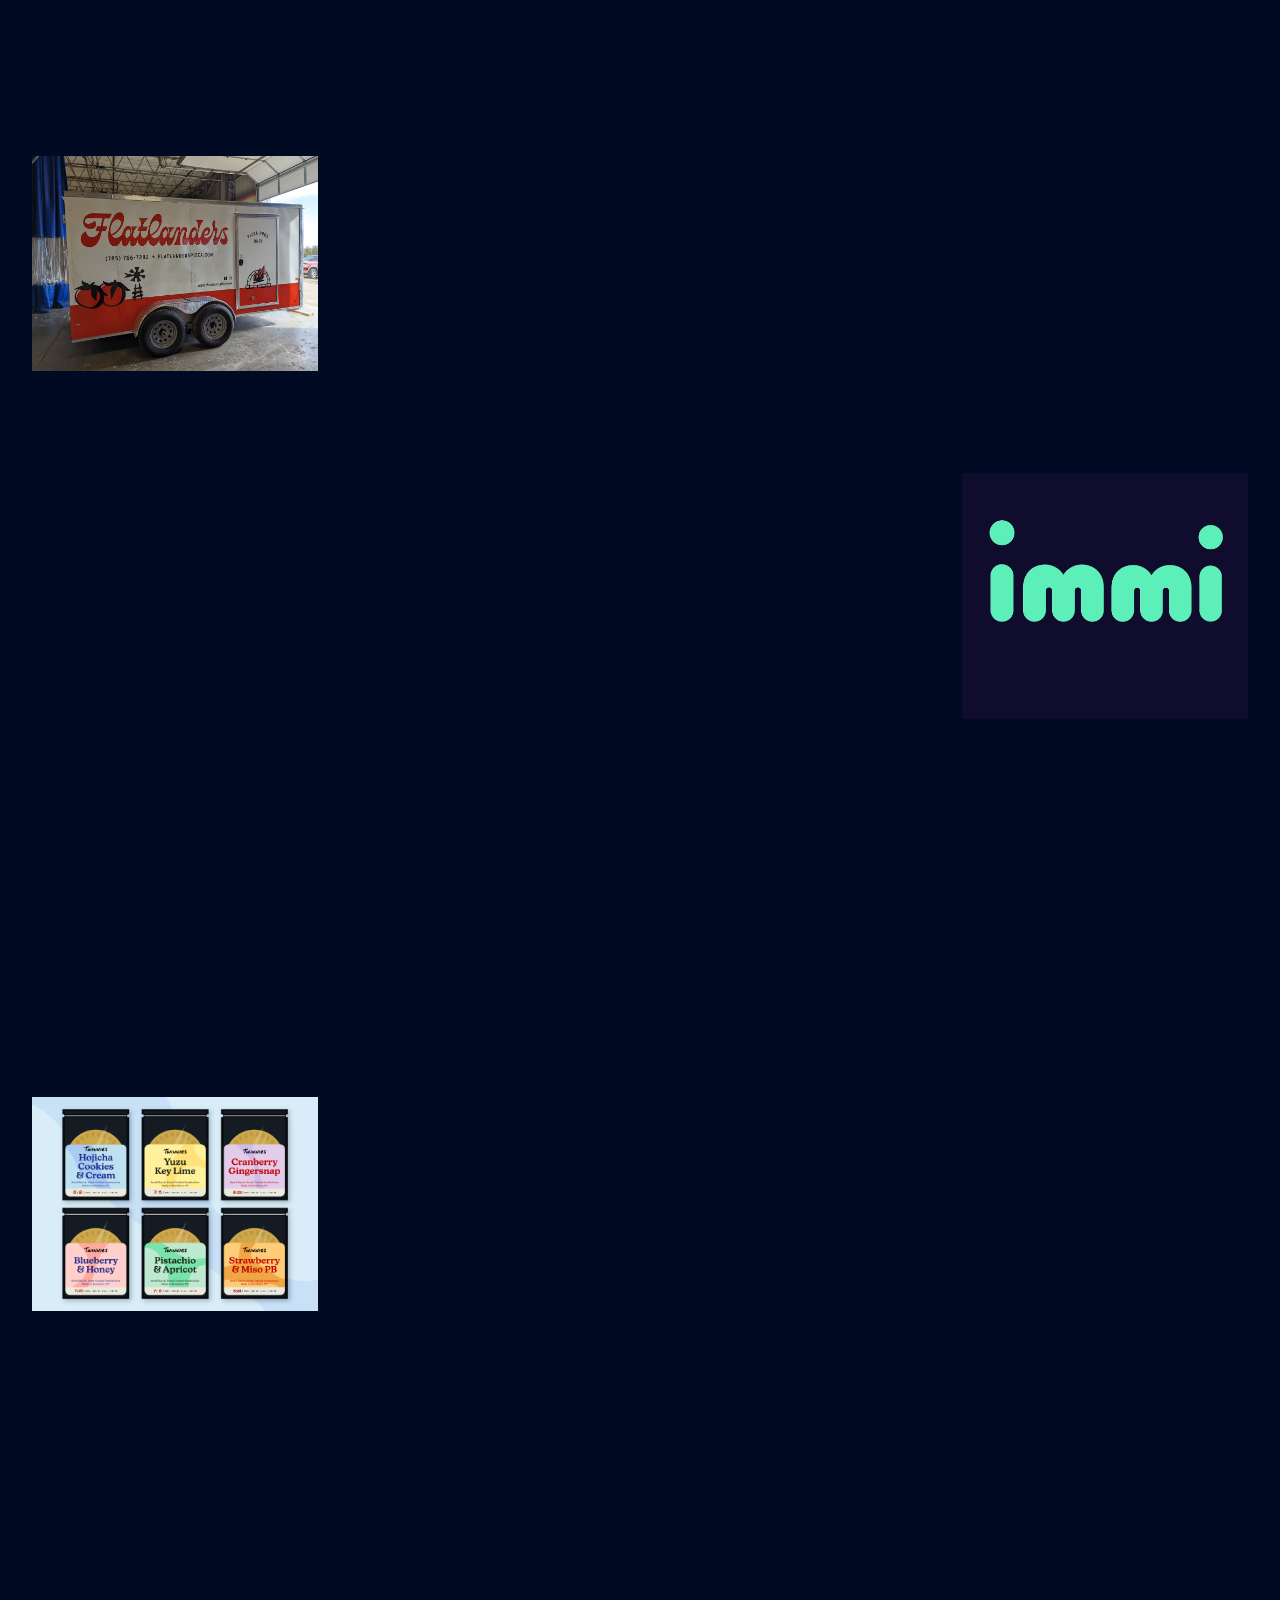
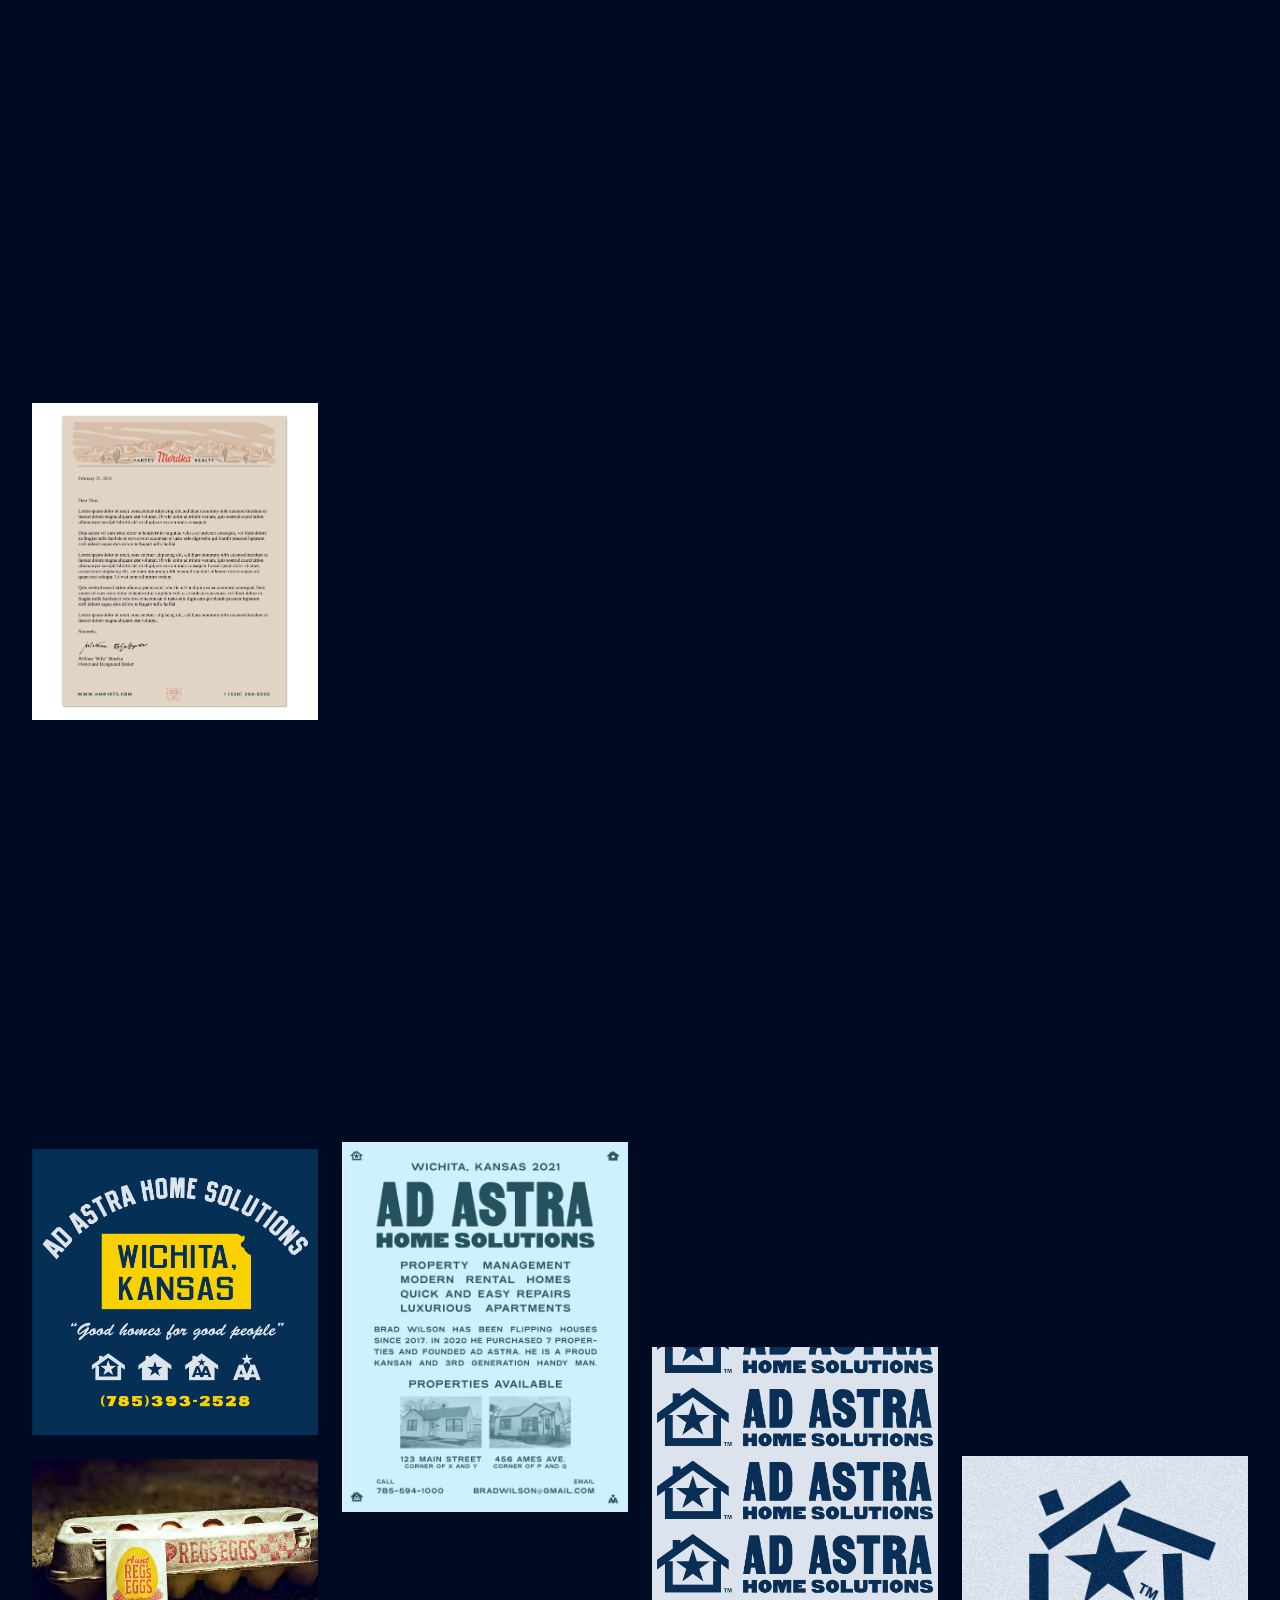
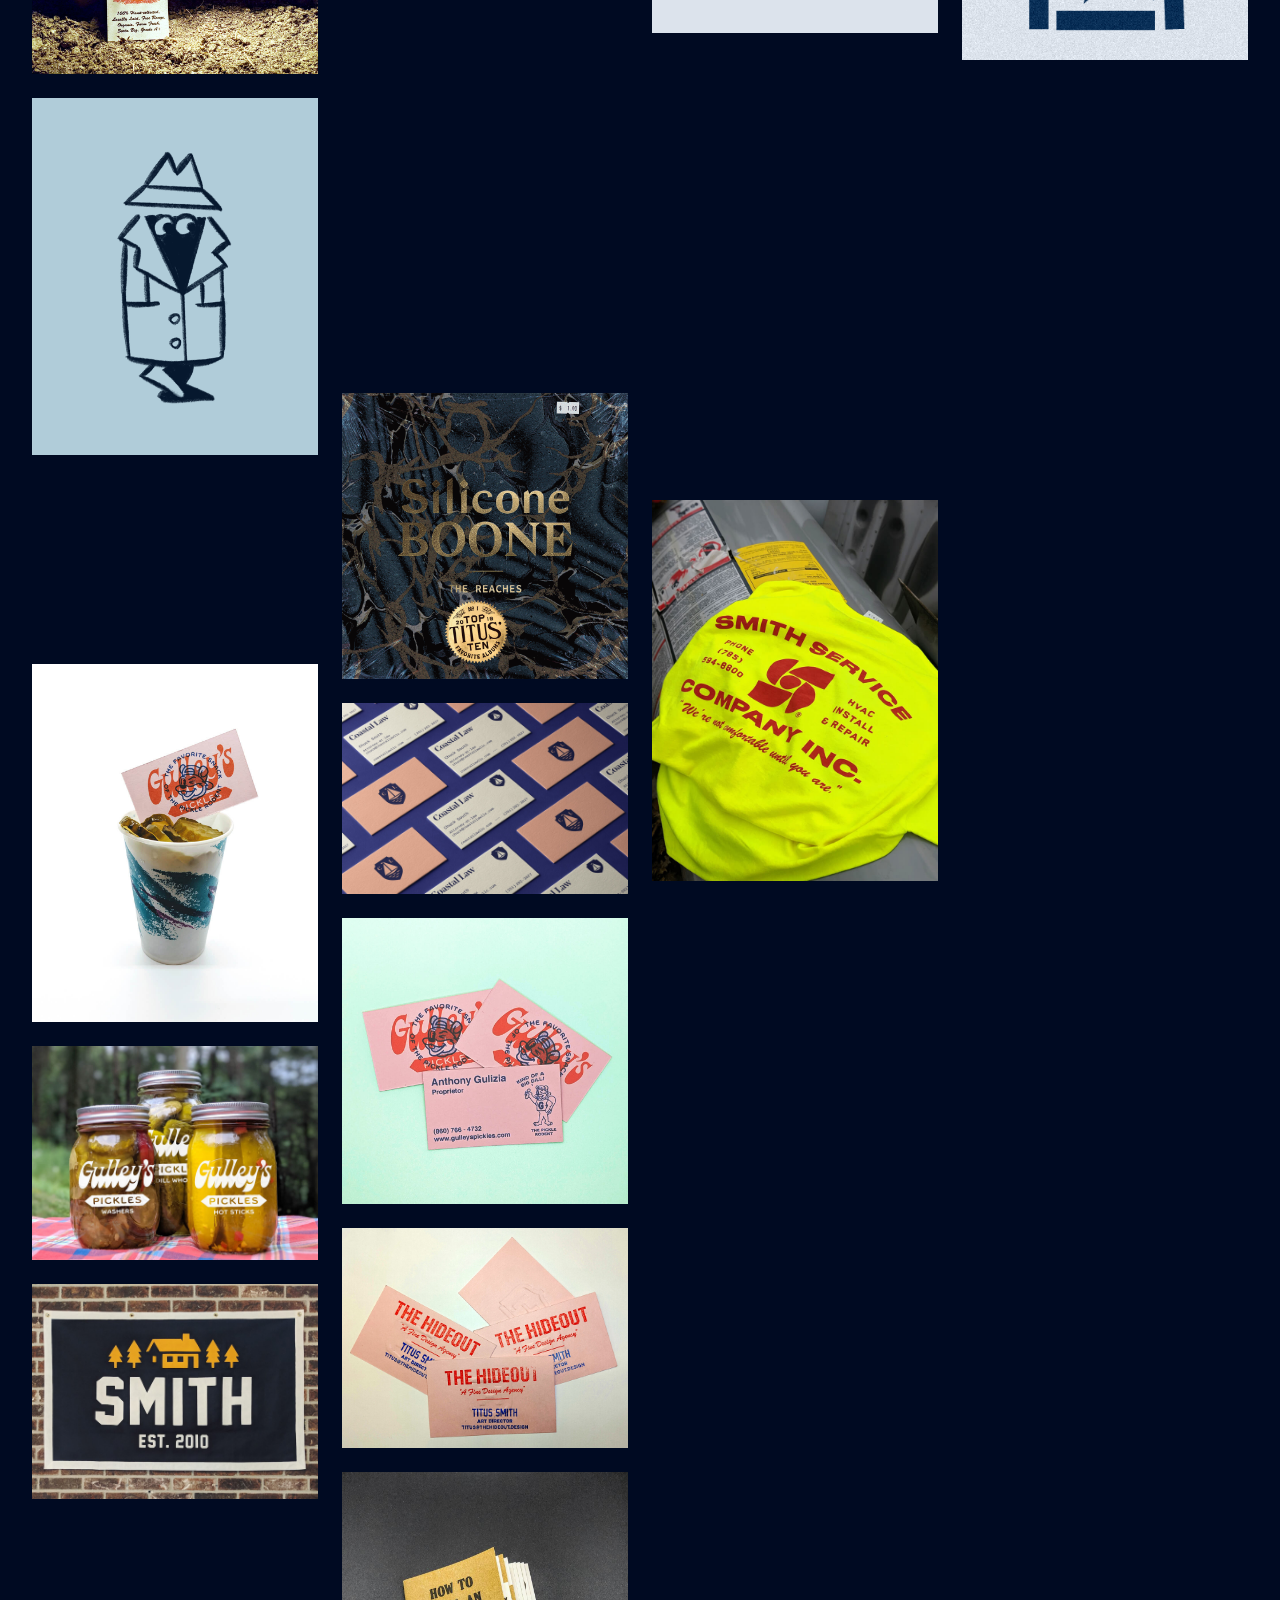
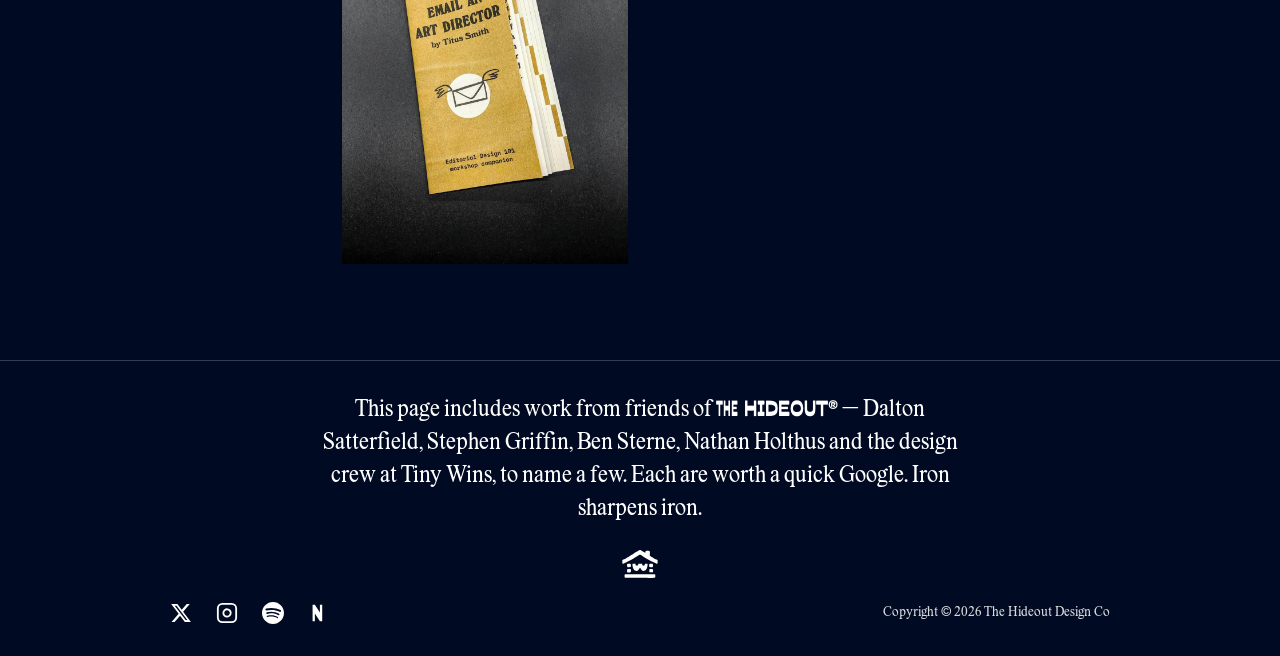
<file: work.html>
<!DOCTYPE html>
<html lang="en">
<head>
  <meta charset="UTF-8">
  <title>The Hideout®</title>
  <link rel="canonical" href="https://www.thehideout.design/">
  <meta http-equiv="refresh" content="0; url=/">
  <script>location.replace('/' + location.hash);</script>
</head>
<body>
  <p><a href="/">The Hideout®</a></p>
</body>
</html>
</file>
<file: css/styles.css>
/* Lastik — variable usage via font-weight */
@font-face {
  font-family: 'Lastik';
  src: url('../fonts/lastik/Lastik-Regular.woff2') format('woff2'),
       url('../fonts/lastik/Lastik-Regular.woff') format('woff');
  font-weight: 400;
  font-style: normal;
}
@font-face {
  font-family: 'Lastik';
  src: url('../fonts/lastik/Lastik-SemiBold.woff2') format('woff2'),
       url('../fonts/lastik/Lastik-SemiBold.woff') format('woff');
  font-weight: 600;
  font-style: normal;
}
@font-face {
  font-family: 'Lastik';
  src: url('../fonts/lastik/Lastik-Bold.woff2') format('woff2'),
       url('../fonts/lastik/Lastik-Bold.woff') format('woff');
  font-weight: 700;
  font-style: normal;
}
@font-face {
  font-family: 'Lastik';
  src: url('../fonts/lastik/Lastik-ExtraBold.woff2') format('woff2'),
       url('../fonts/lastik/Lastik-ExtraBold.woff') format('woff');
  font-weight: 800;
  font-style: normal;
}
@font-face {
  font-family: 'Lastik';
  src: url('../fonts/lastik/Lastik-Black.woff2') format('woff2'),
       url('../fonts/lastik/Lastik-Black.woff') format('woff');
  font-weight: 900;
  font-style: normal;
}

/* DOUGHPUNCH — width variants via font-stretch */
@font-face {
  font-family: 'DOUGHPUNCH';
  src: url('../fonts/doughpunch/DOUGHPUNCH-Compressed.otf') format('opentype');
  font-weight: normal;
  font-style: normal;
  font-stretch: ultra-condensed;
}
@font-face {
  font-family: 'DOUGHPUNCH';
  src: url('../fonts/doughpunch/DOUGHPUNCH-Condensed.otf') format('opentype');
  font-weight: normal;
  font-style: normal;
  font-stretch: condensed;
}
@font-face {
  font-family: 'DOUGHPUNCH';
  src: url('../fonts/doughpunch/DOUGHPUNCH-Narrow.otf') format('opentype');
  font-weight: normal;
  font-style: normal;
  font-stretch: semi-condensed;
}
@font-face {
  font-family: 'DOUGHPUNCH';
  src: url('../fonts/doughpunch/DOUGHPUNCH-Regular.otf') format('opentype');
  font-weight: normal;
  font-style: normal;
  font-stretch: normal;
}
@font-face {
  font-family: 'DOUGHPUNCH';
  src: url('../fonts/doughpunch/DOUGHPUNCH-Wide.otf') format('opentype');
  font-weight: normal;
  font-style: normal;
  font-stretch: expanded;
}

@font-face {
  font-family: 'Gooper7';
  src: url('../fonts/gooper/Gooper7-Regular.woff2') format('woff2'),
       url('../fonts/gooper/Gooper7-Regular.woff') format('woff');
  font-weight: 400;
  font-style: normal;
  font-display: swap;
}

*,
*::before,
*::after {
  box-sizing: border-box;
}

:root {
  --bg: #000a22;
  --text: #fff;
  --text-muted: rgba(255, 255, 255, 0.85);
  --border: rgba(255, 255, 255, 0.2);
}

body {
  margin: 0;
  font-family: 'Lastik', Times New Roman, sans-serif;
  font-size: 18px;
  line-height: 1.5;
  color: var(--text);
  background: var(--bg);
}

/* Font utility classes — match font name casing (Lastik, DOUGHPUNCH) */
.Lastik {
  font-family: 'Lastik', Times New Roman, sans-serif;
}

.DoughNarrow {
  font-family: 'DOUGHPUNCH', sans-serif;
  font-stretch: condensed;
}

.DoughWide {
  font-family: 'DOUGHPUNCH', sans-serif;
  font-stretch: expanded;
}

/* Header */
.header {
  display: flex;
  align-items: center;
  justify-content: space-between;
  padding: 1.5rem 2rem;
  border-bottom: 1px solid var(--border);
}

.header .logo {
  flex-shrink: 0;
}

.logo-img {
  display: block;
  height: 48px;
  width: auto;
  filter: brightness(0) invert(1);
}

.tagline {
  margin: 0;
  width: 500px;
  text-align: center;
  font-size: 24px;
  font-weight: 400;
  line-height: 150%;
  letter-spacing: 0.03em;
}

.tagline .Lastik { color: var(--text); }
.tagline .DoughNarrow { color: var(--text); }
.tagline .DoughWide { color: var(--text); }

.friends-note .DoughNarrow { font-family: 'DOUGHPUNCH', sans-serif; font-stretch: condensed; }
.friends-note .DoughWide { font-family: 'DOUGHPUNCH', sans-serif; font-stretch: expanded; }

.nav {
  display: flex;
  gap: 1.5rem;
}

.nav a {
  color: var(--text);
  text-decoration: none;
}

.nav a:hover,
.nav a.active {
  text-decoration: underline;
}

/* Main */
.main {
  max-width: 1400px;
  margin: 0 auto;
  padding: 2rem;
}

/* Blurbs (work page) — single random intro */
.intro-section {
  margin-bottom: 3rem;
}

.intro-text {
  margin: 0;
  font-size: 42px;
  font-weight: 400;
  line-height: 150%;
  letter-spacing: 0;
}

.intro-text .Lastik { color: var(--text); }
.intro-text .DoughNarrow { color: var(--text); }
.intro-text .DoughWide { color: var(--text); }

/* Masonry grid — Webflow breakpoints: 992, 768, 480 */
/* JS (index.html) reads --cols and deals items into that many columns, each into
   the shortest one, so the newest work runs left to right across the top. */
.grid {
  --cols: 4;
  --gap: 1.5rem;
  display: flex;
  align-items: flex-start;
  gap: var(--gap);
}

.grid-col {
  flex: 1 1 0;
  min-width: 0;
  display: flex;
  flex-direction: column;
  gap: var(--gap);
}

.grid-item {
  /* Faint tile shown in the image's reserved space until it loads */
  background: rgba(255, 255, 255, 0.04);
}

.grid-item.is-loaded {
  background: none;
}

.grid-item img {
  display: block;
  width: 100%;
  height: auto;
  vertical-align: top;
  opacity: 0;
  transition: opacity 0.6s ease;
}

.grid-item.is-loaded img {
  opacity: 1;
}

.grid-item.is-loaded img {
  cursor: zoom-in;
}

/* Lightbox (js/lightbox.js) */
.lightbox-backdrop {
  position: fixed;
  inset: 0;
  z-index: 10000;
  background: rgba(0, 0, 0, 0.1);
  opacity: 0;
  transition: opacity 0.45s ease;
}

.lightbox-backdrop.is-open {
  opacity: 1;
}

.lightbox-image {
  position: fixed;
  z-index: 10001;
  margin: 0;
  max-width: none;
  object-fit: contain;
  transform-origin: 0 0;
  transition: transform 0.45s cubic-bezier(0.2, 0.8, 0.2, 1);
  will-change: transform;
}

@media (prefers-reduced-motion: reduce) {
  .grid-item img,
  .lightbox-backdrop,
  .lightbox-image { transition: none; }
}

/* Wider desktop (1600px+) — 5 columns */
@media (min-width: 1600px) {
  .grid {
    --cols: 5;
  }
}

/* Extra wide (1920px+) or zoomed out — 6 columns */
@media (min-width: 1920px) {
  .grid {
    --cols: 6;
  }
}

/* Tablet (768–991px) — 3 columns, smaller type */
@media (max-width: 991px) {
  .grid {
    --cols: 3;
  }

  .tagline {
    font-size: 16px;
  }

  .intro-text {
    font-size: 24px;
  }

  .info-title {
    font-size: 28px;
  }

  .info-content p {
    font-size: 18px;
  }

  .friends-note {
    font-size: 18px;
  }

  .copyright {
    font-size: 12px;
  }

  .main--info {
    padding: 2rem;
  }
}

/* Mobile landscape (480–767px) — 2 columns, smaller type */
@media (max-width: 767px) {
  .grid {
    --cols: 2;
  }

  .tagline {
    width: 210px;
    font-size: 12px;
  }

  .intro-text {
    font-size: 18px;
  }

  .info-title {
    font-size: 22px;
  }

  .info-content p {
    font-size: 16px;
  }

  .friends-note {
    font-size: 16px;
  }

  .copyright {
    font-size: 11px;
  }

  .footer-bottom {
    flex-direction: column;
    align-items: center;
    text-align: center;
  }

  .footer-right {
    flex-direction: column;
  }

  .scrollup {
    width: 80px;
    height: 80px;
    bottom: 16px;
    right: 16px;
  }

  .scrollupfinger {
    font-size: 40px;
  }
}

/* Mobile (< 480px) — 1 column */
@media (max-width: 479px) {
  .grid {
    --cols: 1;
  }

  .header {
    flex-wrap: wrap;
    gap: 1rem;
  }

  .tagline {
    order: 3;
    width: 100%;
    text-align: center;
    font-size: 12px;
  }

  .footer-bottom {
    flex-direction: column;
    align-items: center;
  }

  .copyright {
    text-align: center;
  }

  .main--info {
    padding: 1rem;
  }

  .scrollup {
    width: 64px;
    height: 64px;
    bottom: 16px;
    right: 16px;
  }

  .scrollupfinger {
    font-size: 32px;
  }
}

/* Info page — OG: 940px content width, 64px padding, scaled typography */
.main--info {
  max-width: 940px;
  padding: 4rem;
}

.info-hero-img {
  display: block;
  width: 100%;
  max-width: 100%;
  height: auto;
  margin-bottom: 2.5rem;
}

.info-title {
  font-family: 'Lastik', Times New Roman, sans-serif;
  font-size: 36px;
  font-weight: 400;
  line-height: 1.5;
  margin-bottom: 2rem;
  color: var(--text);
}

.info-content p {
  margin-bottom: 1.25rem;
  font-size: 20px;
  font-weight: 400;
  line-height: 1.6;
  color: var(--text);
}

/* Brand name in body text — larger than body (OG: THE HIDEOUT® prominent) */
.info-content .DoughNarrow,
.info-content .DoughWide {
  font-size: 1.15em;
}

.info-content .Lastik { color: var(--text); }
.info-content .DoughNarrow { color: var(--text); }
.info-content .DoughWide { color: var(--text); }

.info-cta {
  margin-top: 2rem;
  font-weight: 600;
}

.btn {
  display: inline-block;
  margin-top: 0.5rem;
  padding: 0.6rem 1.25rem;
  background: transparent;
  color: var(--text);
  border: 1px solid var(--text);
  text-decoration: none;
  border-radius: 4px;
}

.btn:hover {
  background: rgba(255, 255, 255, 0.1);
}

/* Footer — OG layout: 940px width, home icon center, social left, copyright+finger right */
.footer {
  margin-top: 4rem;
  padding: 2rem;
  border-top: 1px solid var(--border);
}

.footer-inner {
  max-width: 940px;
  margin: 0 auto;
}

.friends-note {
  max-width: 640px;
  margin: 0 auto 1.5rem;
  font-size: 22px;
  line-height: 150%;
  color: var(--text);
  text-align: center;
}

.footer-home {
  display: flex;
  justify-content: center;
  margin-bottom: 1.5rem;
  color: var(--text);
  text-decoration: none;
}


.footer-home:hover {
  color: var(--text-muted);
}

.footer-home-icon {
  width: 36px;
  height: auto;
  display: block;
}

.footer-bottom {
  display: flex;
  justify-content: space-between;
  align-items: center;
  flex-wrap: wrap;
  gap: 1rem;
}

.social-links {
  display: flex;
  align-items: center;
  gap: 1.5rem;
}

.social-links a {
  color: var(--text);
  text-decoration: none;
  display: flex;
  align-items: center;
  justify-content: center;
}

.social-links a:hover {
  color: var(--text-muted);
}

.social-icon {
  width: 22px;
  height: 22px;
  flex-shrink: 0;
}

/* Notion icon: improve rendering at small size (fixes jagged edges) */
.social-icon--notion {
  shape-rendering: geometricPrecision;
  -webkit-backface-visibility: hidden;
  backface-visibility: hidden;
}

.footer-right {
  display: flex;
  align-items: center;
}

.copyright {
  margin: 0;
  font-size: 13px;
  color: var(--text-muted);
}

/* Scroll-to-top button — OG structure, appears on scroll, bottom right */
.scrollup {
  width: 100px;
  height: 100px;
  border-radius: 50%;
  background-color: var(--bg);
  box-shadow: 0 2px 5px rgba(0, 0, 0, 0.2);
  position: fixed;
  bottom: 32px;
  right: 32px;
  z-index: 100;
  cursor: pointer;
  opacity: 0;
  visibility: hidden;
  transform: translateY(8px);
  transition: opacity 0.2s, visibility 0.2s, transform 0.2s;
  display: flex;
  align-items: center;
  justify-content: center;
}

.scrollup.is-visible {
  opacity: 1;
  visibility: visible;
  transform: translateY(0);
}

.scrollup:hover {
  background: rgba(255, 255, 255, 0.08);
}

.scrollupfinger {
  color: #fff;
  font-family: 'Gooper7', Georgia, sans-serif;
  font-size: 50px;
  font-weight: 400;
  line-height: 1;
}
</file>
